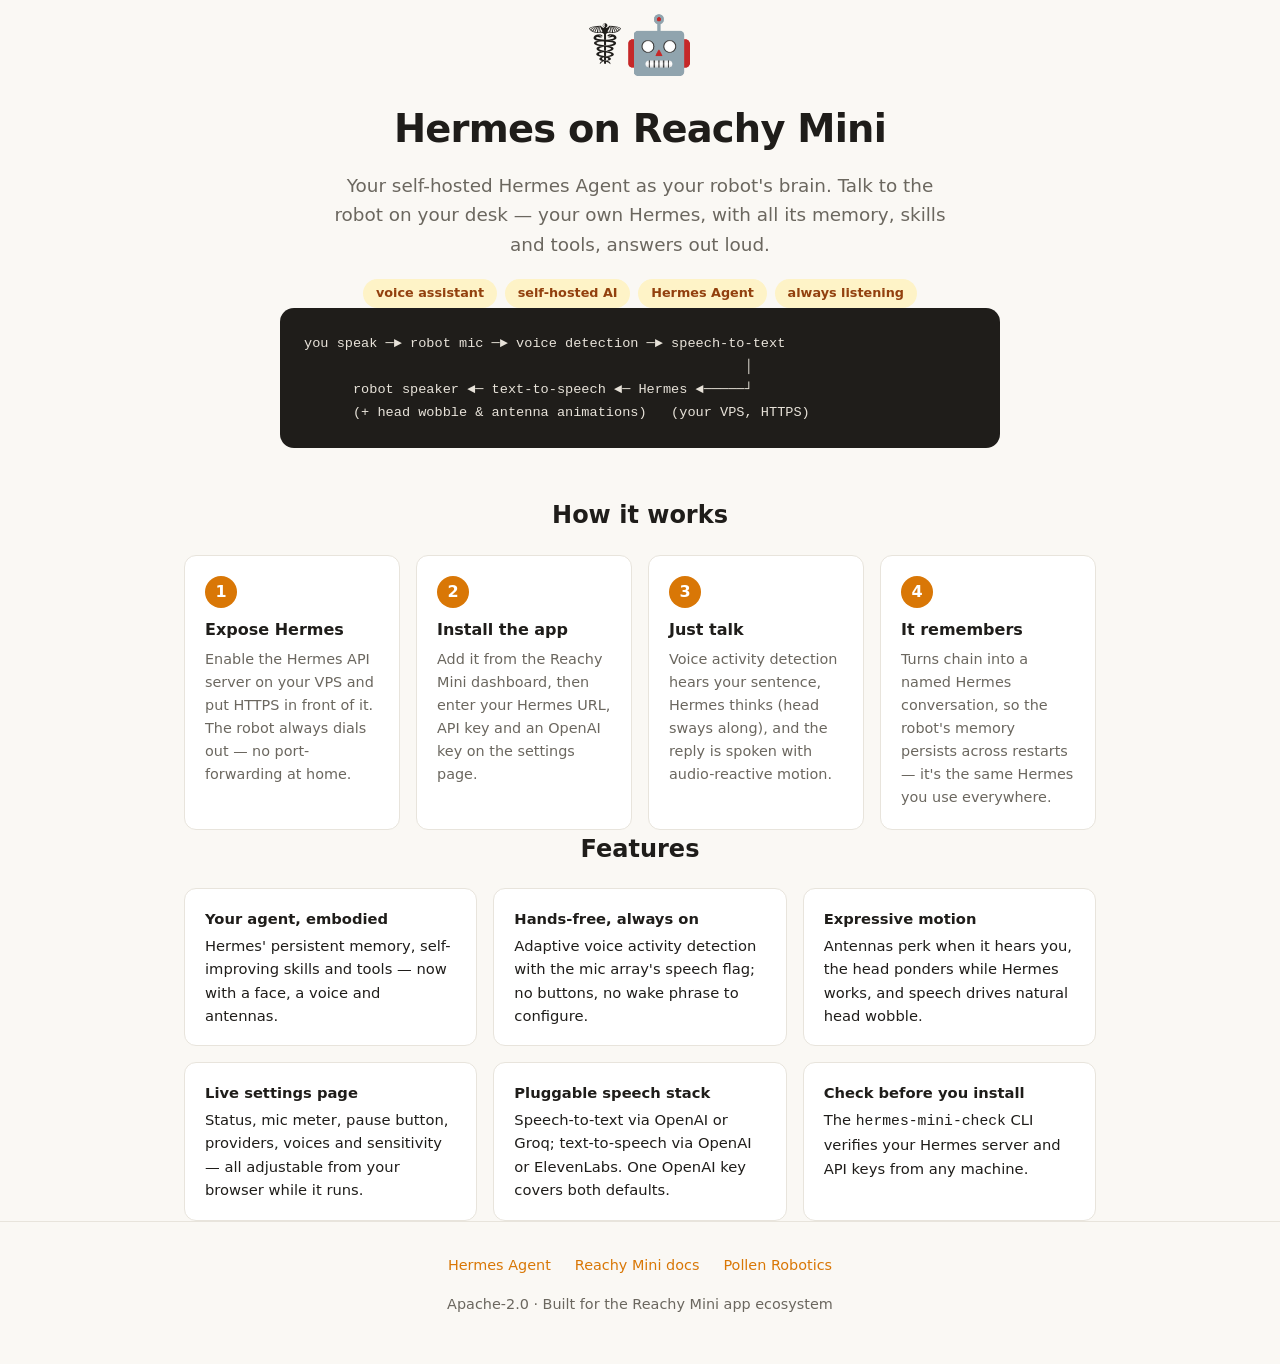
<file: index.html>
<!doctype html>
<html lang="en">
<head>
<meta charset="utf-8" />
<meta name="viewport" content="width=device-width, initial-scale=1, viewport-fit=cover" />
<title>Hermes on Reachy Mini</title>
<link rel="stylesheet" href="style.css" />
</head>
<body>
  <header class="wrap">
    <div class="emoji">☤🤖</div>
    <h1>Hermes on Reachy Mini</h1>
    <p class="tagline">
      Your self-hosted Hermes Agent as your robot's brain. Talk to the robot on
      your desk — your own Hermes, with all its memory, skills and tools, answers
      out loud.
    </p>
    <div class="tags">
      <span class="tag">voice assistant</span>
      <span class="tag">self-hosted AI</span>
      <span class="tag">Hermes Agent</span>
      <span class="tag">always listening</span>
    </div>
  </header>

  <div class="wrap">
    <div class="diagram">you speak ─► robot mic ─► voice detection ─► speech-to-text
                                                      │
      robot speaker ◄─ text-to-speech ◄─ Hermes ◄─────┘
      (+ head wobble &amp; antenna animations)   (your VPS, HTTPS)</div>
  </div>

  <section class="wrap">
    <h2>How it works</h2>
    <div class="steps">
      <div class="step"><span class="num">1</span>
        <h3>Expose Hermes</h3>
        <p>Enable the Hermes API server on your VPS and put HTTPS in front of
        it. The robot always dials out — no port-forwarding at home.</p>
      </div>
      <div class="step"><span class="num">2</span>
        <h3>Install the app</h3>
        <p>Add it from the Reachy Mini dashboard, then enter your Hermes URL,
        API key and an OpenAI key on the settings page.</p>
      </div>
      <div class="step"><span class="num">3</span>
        <h3>Just talk</h3>
        <p>Voice activity detection hears your sentence, Hermes thinks (head
        sways along), and the reply is spoken with audio-reactive motion.</p>
      </div>
      <div class="step"><span class="num">4</span>
        <h3>It remembers</h3>
        <p>Turns chain into a named Hermes conversation, so the robot's memory
        persists across restarts — it's the same Hermes you use everywhere.</p>
      </div>
    </div>
  </section>

  <section class="wrap">
    <h2>Features</h2>
    <div class="features">
      <div class="feature"><strong>Your agent, embodied</strong>
        Hermes' persistent memory, self-improving skills and tools — now with a
        face, a voice and antennas.</div>
      <div class="feature"><strong>Hands-free, always on</strong>
        Adaptive voice activity detection with the mic array's speech flag; no
        buttons, no wake phrase to configure.</div>
      <div class="feature"><strong>Expressive motion</strong>
        Antennas perk when it hears you, the head ponders while Hermes works,
        and speech drives natural head wobble.</div>
      <div class="feature"><strong>Live settings page</strong>
        Status, mic meter, pause button, providers, voices and sensitivity —
        all adjustable from your browser while it runs.</div>
      <div class="feature"><strong>Pluggable speech stack</strong>
        Speech-to-text via OpenAI or Groq; text-to-speech via OpenAI or
        ElevenLabs. One OpenAI key covers both defaults.</div>
      <div class="feature"><strong>Check before you install</strong>
        The <code>hermes-mini-check</code> CLI verifies your Hermes server and
        API keys from any machine.</div>
    </div>
  </section>

  <footer>
    <div class="wrap">
      <div class="links">
        <a href="https://github.com/NousResearch/hermes-agent">Hermes Agent</a>
        <a href="https://huggingface.co/docs/reachy_mini/index">Reachy Mini docs</a>
        <a href="https://www.pollen-robotics.com">Pollen Robotics</a>
      </div>
      <p>Apache-2.0 · Built for the Reachy Mini app ecosystem</p>
    </div>
  </footer>
</body>
</html>
</file>
<file: style.css>
:root {
  --primary: #d97706;
  --ink: #1f1d1a;
  --muted: #6b675f;
  --bg: #faf8f4;
  --card: #ffffff;
  --line: #e8e4dc;
}
* { box-sizing: border-box; margin: 0; padding: 0; }
body {
  font-family: "Inter", system-ui, -apple-system, "Segoe UI", sans-serif;
  background: var(--bg); color: var(--ink); line-height: 1.6;
}
.wrap { max-width: 960px; margin: 0 auto; padding: 0 1.5rem; }

header { padding: 4rem 0 3rem; text-align: center; }
.emoji { font-size: 3.5rem; }
h1 { font-size: 2.4rem; margin: .5rem 0 .75rem; letter-spacing: -0.02em; }
.tagline { font-size: 1.15rem; color: var(--muted); max-width: 620px; margin: 0 auto; }
.tags { margin-top: 1.25rem; display: flex; gap: .5rem; justify-content: center; flex-wrap: wrap; }
.tag {
  font-size: .8rem; font-weight: 600; padding: .25rem .8rem;
  border-radius: 999px; background: #fef3c7; color: #92400e;
}

.diagram {
  background: var(--ink); color: #e7e2d9; border-radius: 14px;
  padding: 1.5rem; margin: 0 auto 3rem; max-width: 720px;
  font: .85rem/1.7 ui-monospace, "SF Mono", Menlo, monospace;
  overflow-x: auto; white-space: pre; text-align: left;
}

section { padding: 0 0 3rem; }
h2 { font-size: 1.5rem; margin-bottom: 1.25rem; text-align: center; }
.steps { display: grid; grid-template-columns: repeat(auto-fit, minmax(210px, 1fr)); gap: 1rem; }
.step {
  background: var(--card); border: 1px solid var(--line);
  border-radius: 12px; padding: 1.25rem;
}
.num {
  display: inline-flex; align-items: center; justify-content: center;
  width: 2rem; height: 2rem; border-radius: 50%;
  background: var(--primary); color: #fff; font-weight: 700; margin-bottom: .6rem;
}
.step h3 { font-size: 1rem; margin-bottom: .3rem; }
.step p { font-size: .9rem; color: var(--muted); }

.features { display: grid; grid-template-columns: repeat(auto-fit, minmax(260px, 1fr)); gap: 1rem; }
.feature {
  background: var(--card); border: 1px solid var(--line);
  border-radius: 12px; padding: 1.1rem 1.25rem; font-size: .92rem;
}
.feature strong { display: block; margin-bottom: .2rem; }

footer {
  border-top: 1px solid var(--line); padding: 2rem 0 3rem;
  text-align: center; color: var(--muted); font-size: .9rem;
}
footer a { color: var(--primary); text-decoration: none; }
footer a:hover { text-decoration: underline; }
.links { display: flex; gap: 1.5rem; justify-content: center; flex-wrap: wrap; margin-bottom: 1rem; }
</file>
